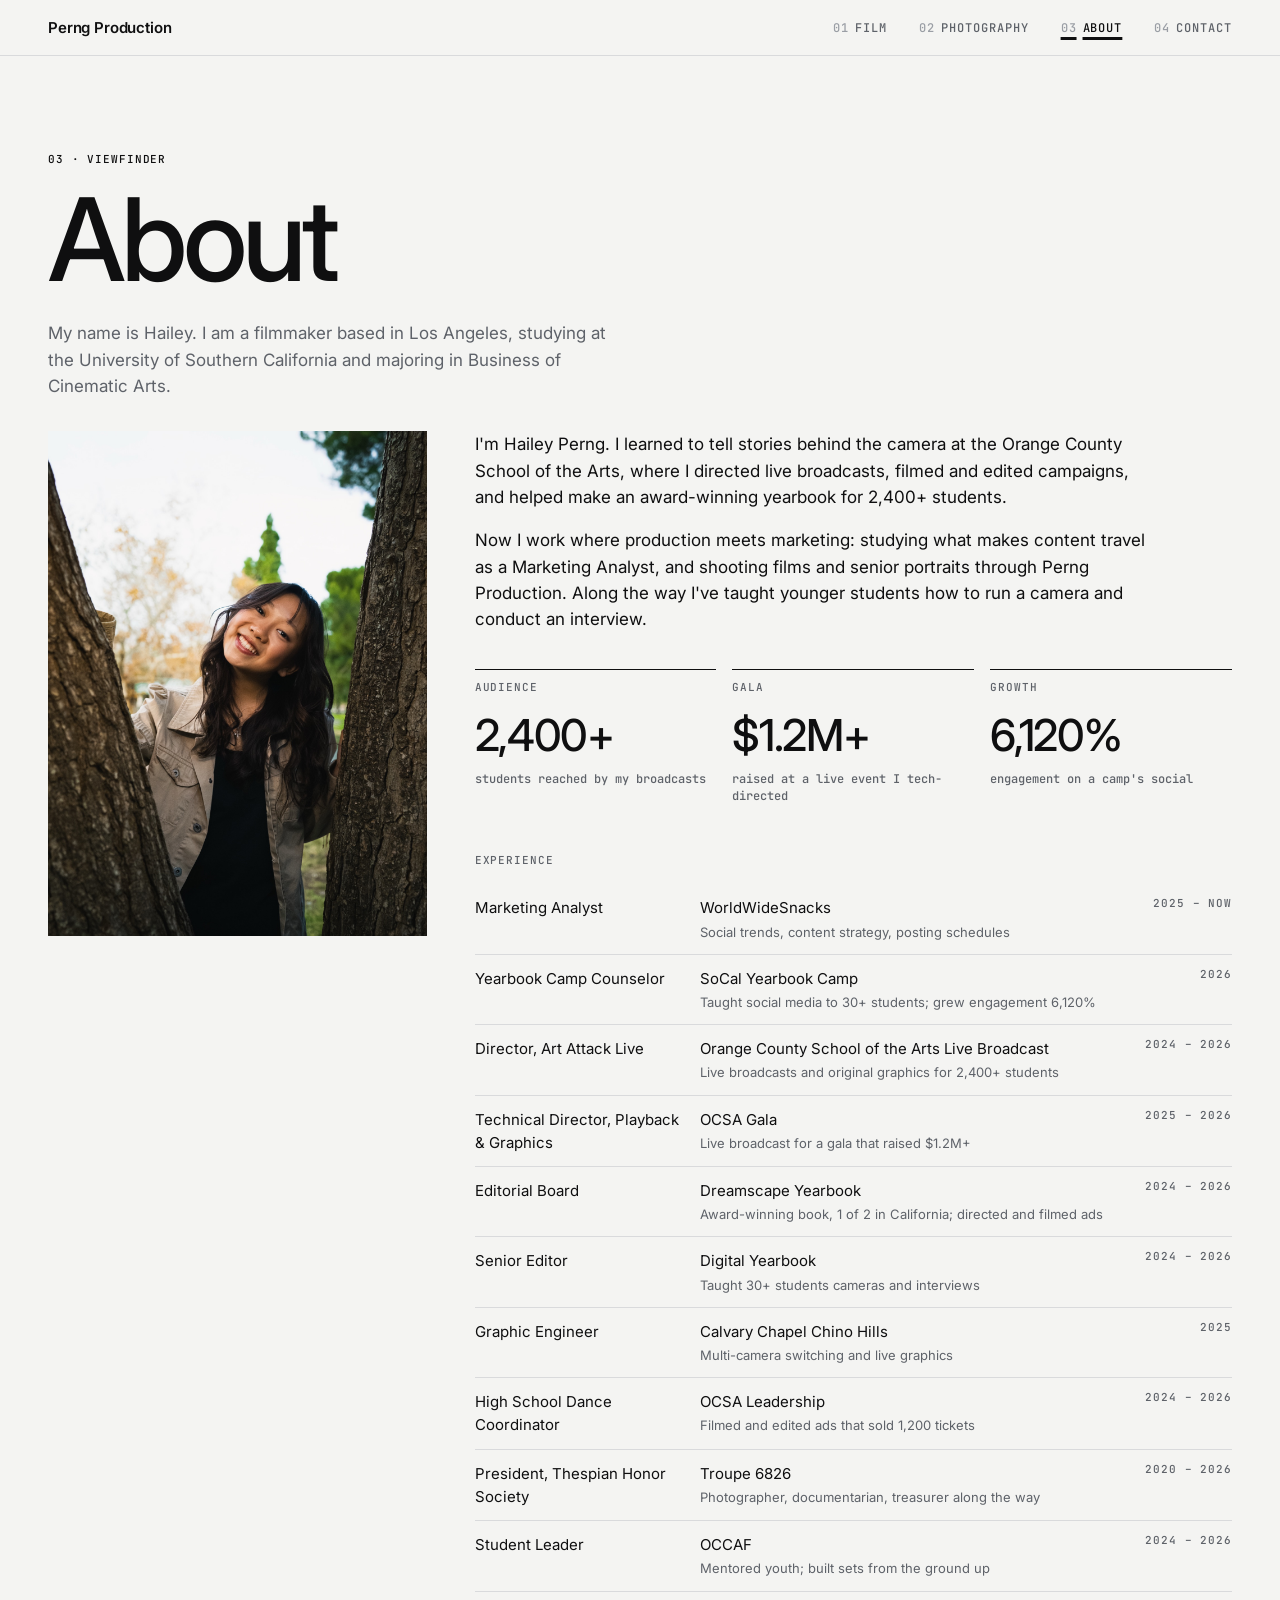
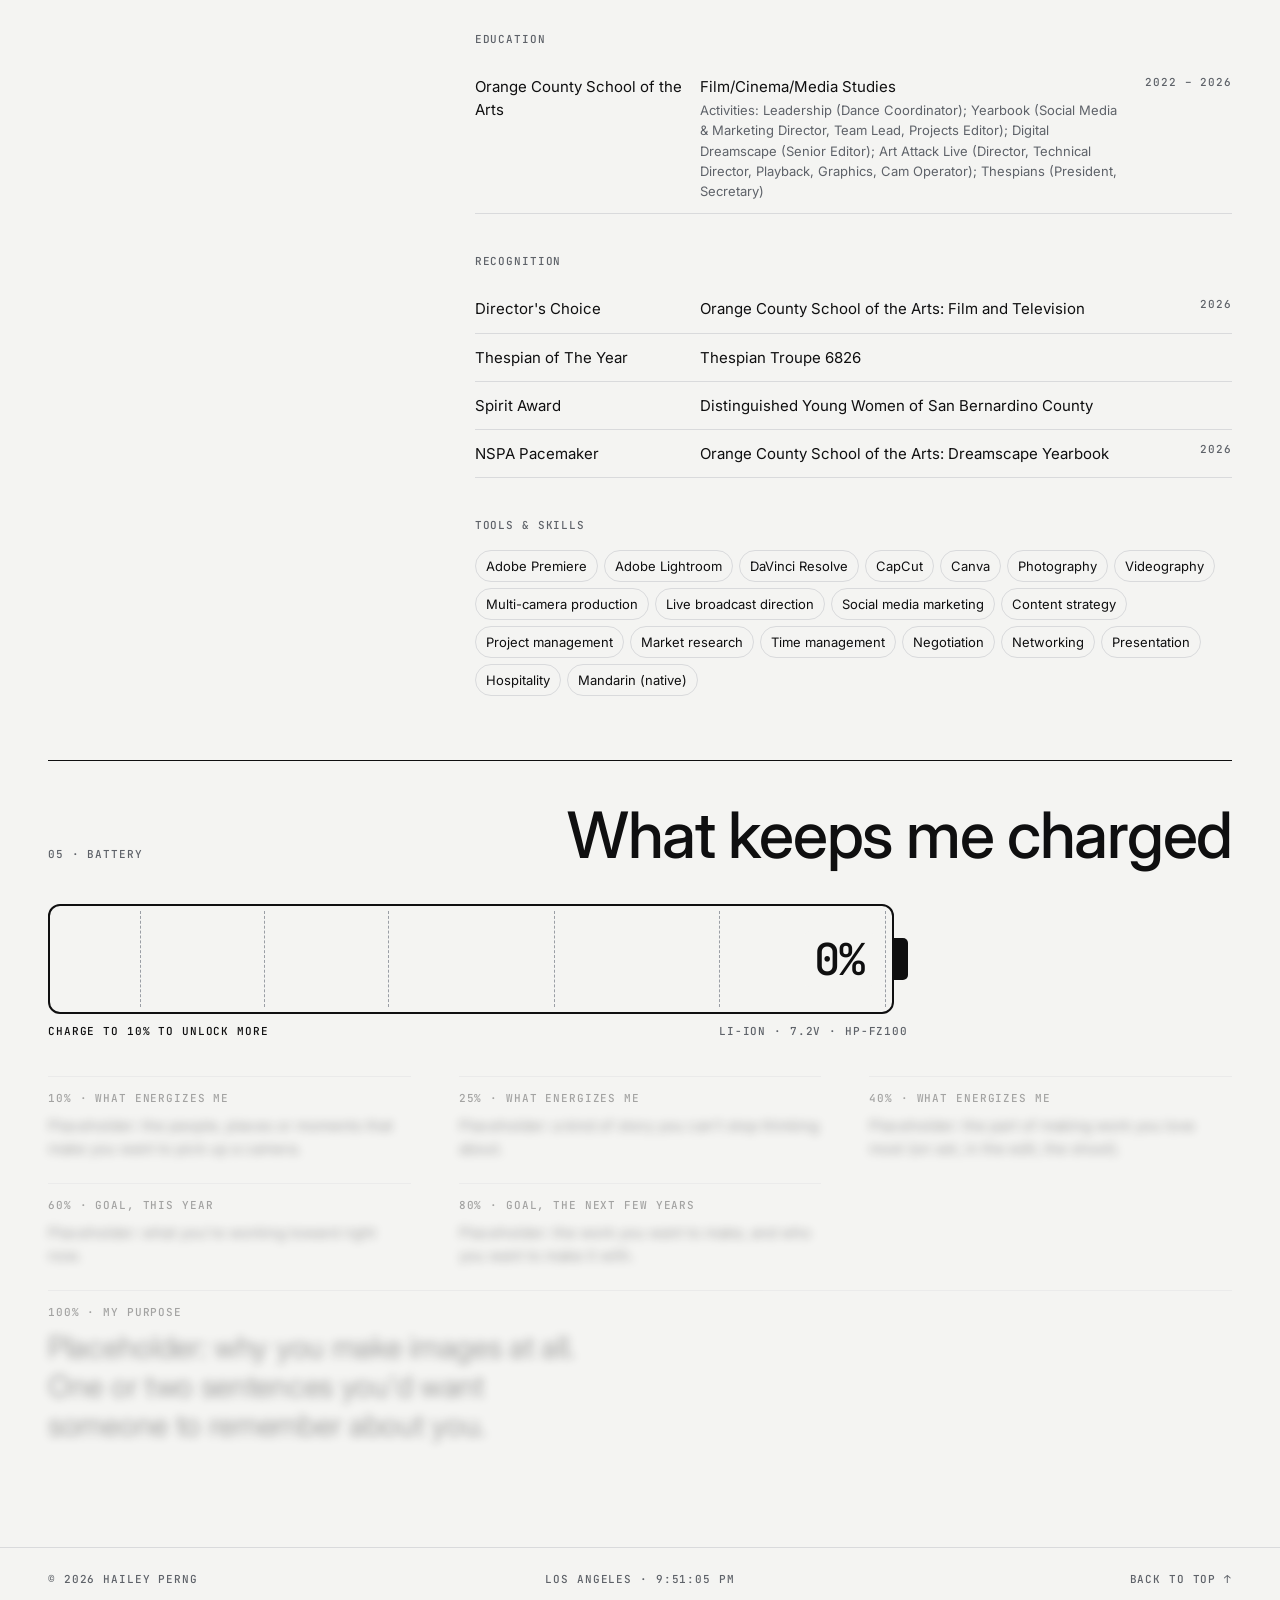
<file: about/index.html>
<!doctype html>
<html lang="en">
<head>
  <meta charset="utf-8">
  <meta name="viewport" content="width=device-width, initial-scale=1">
  <title>About — Hailey Perng</title>
  <meta name="description" content="About Hailey Perng, filmmaker and photographer.">
  <link rel="preconnect" href="https://fonts.googleapis.com">
  <link rel="preconnect" href="https://fonts.gstatic.com" crossorigin>
  <link rel="stylesheet" href="https://fonts.googleapis.com/css2?family=Inter:wght@400;500;600&family=JetBrains+Mono:wght@400;500&display=swap">
  <link rel="stylesheet" href="/css/base.css">
  <link rel="stylesheet" href="/css/components.css">
  <script type="module" src="/js/site.js"></script>
</head>
<body data-page="about" data-section="about">
  <header class="site-header" data-site-header></header>

  <main id="top">
    <section class="page-head">
      <p class="label">03 · Viewfinder</p>
      <h1>About</h1>
      <p class="page-intro">My name is Hailey. I am a filmmaker based in Los Angeles, studying at the University of Southern California and majoring in Business of Cinematic Arts.</p>
    </section>

    <div class="about-grid">
      <img class="media" src="/assets/about/hailey.jpg" alt="Hailey Perng smiling between two tree trunks" style="--ar:3/4">

      <div>
        <div class="prose">
          <p>I'm Hailey Perng. I learned to tell stories behind the camera at the Orange County School of the Arts, where I directed live broadcasts, filmed and edited campaigns, and helped make an award-winning yearbook for 2,400+ students.</p>
          <p>Now I work where production meets marketing: studying what makes content travel as a Marketing Analyst, and shooting films and senior portraits through Perng Production. Along the way I've taught younger students how to run a camera and conduct an interview.</p>
        </div>

        <dl class="about-stats">
          <div><dt class="label">Audience</dt><dd>2,400+</dd><dd class="label">students reached by my broadcasts</dd></div>
          <div><dt class="label">Gala</dt><dd>$1.2M+</dd><dd class="label">raised at a live event I tech-directed</dd></div>
          <div><dt class="label">Growth</dt><dd>6,120%</dd><dd class="label">engagement on a camp's social</dd></div>
        </dl>

        <div class="about-sections">
          <section>
            <h2 class="label section-title" style="padding:0">Experience</h2>
            <ul>
              <li class="entry"><span>Marketing Analyst</span><span>WorldWideSnacks<span class="entry-note">Social trends, content strategy, posting schedules</span></span><span class="label">2025 – Now</span></li>
              <li class="entry"><span>Yearbook Camp Counselor</span><span>SoCal Yearbook Camp<span class="entry-note">Taught social media to 30+ students; grew engagement 6,120%</span></span><span class="label">2026</span></li>
              <li class="entry"><span>Director, Art Attack Live</span><span>Orange County School of the Arts Live Broadcast<span class="entry-note">Live broadcasts and original graphics for 2,400+ students</span></span><span class="label">2024 – 2026</span></li>
              <li class="entry"><span>Technical Director, Playback &amp; Graphics</span><span>OCSA Gala<span class="entry-note">Live broadcast for a gala that raised $1.2M+</span></span><span class="label">2025 – 2026</span></li>
              <li class="entry"><span>Editorial Board</span><span>Dreamscape Yearbook<span class="entry-note">Award-winning book, 1 of 2 in California; directed and filmed ads</span></span><span class="label">2024 – 2026</span></li>
              <li class="entry"><span>Senior Editor</span><span>Digital Yearbook<span class="entry-note">Taught 30+ students cameras and interviews</span></span><span class="label">2024 – 2026</span></li>
              <li class="entry"><span>Graphic Engineer</span><span>Calvary Chapel Chino Hills<span class="entry-note">Multi-camera switching and live graphics</span></span><span class="label">2025</span></li>
              <li class="entry"><span>High School Dance Coordinator</span><span>OCSA Leadership<span class="entry-note">Filmed and edited ads that sold 1,200 tickets</span></span><span class="label">2024 – 2026</span></li>
              <li class="entry"><span>President, Thespian Honor Society</span><span>Troupe 6826<span class="entry-note">Photographer, documentarian, treasurer along the way</span></span><span class="label">2020 – 2026</span></li>
              <li class="entry"><span>Student Leader</span><span>OCCAF<span class="entry-note">Mentored youth; built sets from the ground up</span></span><span class="label">2024 – 2026</span></li>
            </ul>
          </section>

          <section>
            <h2 class="label section-title" style="padding:0">Education</h2>
            <ul>
              <li class="entry"><span>Orange County School of the Arts</span><span>Film/Cinema/Media Studies<span class="entry-note">Activities: Leadership (Dance Coordinator); Yearbook (Social Media &amp; Marketing Director, Team Lead, Projects Editor); Digital Dreamscape (Senior Editor); Art Attack Live (Director, Technical Director, Playback, Graphics, Cam Operator); Thespians (President, Secretary)</span></span><span class="label">2022 – 2026</span></li>
            </ul>
          </section>

          <section>
            <h2 class="label section-title" style="padding:0">Recognition</h2>
            <ul>
              <li class="entry"><span>Director's Choice</span><span>Orange County School of the Arts: Film and Television</span><span class="label">2026</span></li>
              <li class="entry"><span>Thespian of The Year</span><span>Thespian Troupe 6826</span><span class="label"></span></li>
              <li class="entry"><span>Spirit Award</span><span>Distinguished Young Women of San Bernardino County</span><span class="label"></span></li>
              <li class="entry"><span>NSPA Pacemaker</span><span>Orange County School of the Arts: Dreamscape Yearbook</span><span class="label">2026</span></li>
            </ul>
          </section>

          <section>
            <h2 class="label section-title" style="padding:0">Tools &amp; skills</h2>
            <ul class="about-tags">
              <li>Adobe Premiere</li><li>Adobe Lightroom</li><li>DaVinci Resolve</li><li>CapCut</li><li>Canva</li>
              <li>Photography</li><li>Videography</li><li>Multi-camera production</li><li>Live broadcast direction</li>
              <li>Social media marketing</li><li>Content strategy</li><li>Project management</li><li>Market research</li><li>Time management</li><li>Negotiation</li><li>Networking</li><li>Presentation</li><li>Hospitality</li><li>Mandarin (native)</li>
            </ul>
          </section>
        </div>
      </div>
    </div>

    <!-- Battery: what energizes me, my goal and purpose (the battery on the home camera links here) -->
    <section class="purpose" id="purpose" aria-labelledby="purpose-title">
      <div class="purpose-head">
        <p class="label">05 · Battery</p>
        <h2 id="purpose-title">What keeps me charged</h2>
      </div>

      <!-- Glide across the battery (or drag / use arrow keys) to charge it; each level unlocks more.
           Edit the text in each <li>; data-at is the charge (%) that reveals it. -->
      <div class="charge" data-charge>
        <div class="charge-cell" role="slider" tabindex="0" aria-label="Battery charge" aria-valuemin="0" aria-valuemax="100" aria-valuenow="0" aria-valuetext="0%, glide or use arrow keys to charge">
          <div class="charge-body">
            <div class="charge-fill"></div>
            <div class="charge-marks" aria-hidden="true"></div>
            <span class="charge-pct" aria-hidden="true">0%</span>
          </div>
          <div class="charge-cap"></div>
        </div>
        <div class="charge-meta">
          <p class="label" data-charge-status>Glide across the battery to charge it</p>
          <p class="label">Li-ion · 7.2V · HP-FZ100</p>
        </div>

        <ol class="charge-levels">
          <li data-at="10">
            <p class="label">10% · What energizes me</p>
            <p>Placeholder: the people, places or moments that make you want to pick up a camera.</p>
          </li>
          <li data-at="25">
            <p class="label">25% · What energizes me</p>
            <p>Placeholder: a kind of story you can't stop thinking about.</p>
          </li>
          <li data-at="40">
            <p class="label">40% · What energizes me</p>
            <p>Placeholder: the part of making work you love most (on set, in the edit, the shoot).</p>
          </li>
          <li data-at="60">
            <p class="label">60% · Goal, this year</p>
            <p>Placeholder: what you're working toward right now.</p>
          </li>
          <li data-at="80">
            <p class="label">80% · Goal, the next few years</p>
            <p>Placeholder: the work you want to make, and who you want to make it with.</p>
          </li>
          <li data-at="100">
            <p class="label">100% · My purpose</p>
            <p class="charge-purpose">Placeholder: why you make images at all. One or two sentences you'd want someone to remember about you.</p>
          </li>
        </ol>
      </div>
    </section>
  </main>

  <footer class="site-footer" data-site-footer></footer>
  <script type="module">
    import { initCharge } from "/js/charge.js";
    document.querySelectorAll("[data-charge]").forEach(initCharge);
  </script>
</body>
</html>
</file>
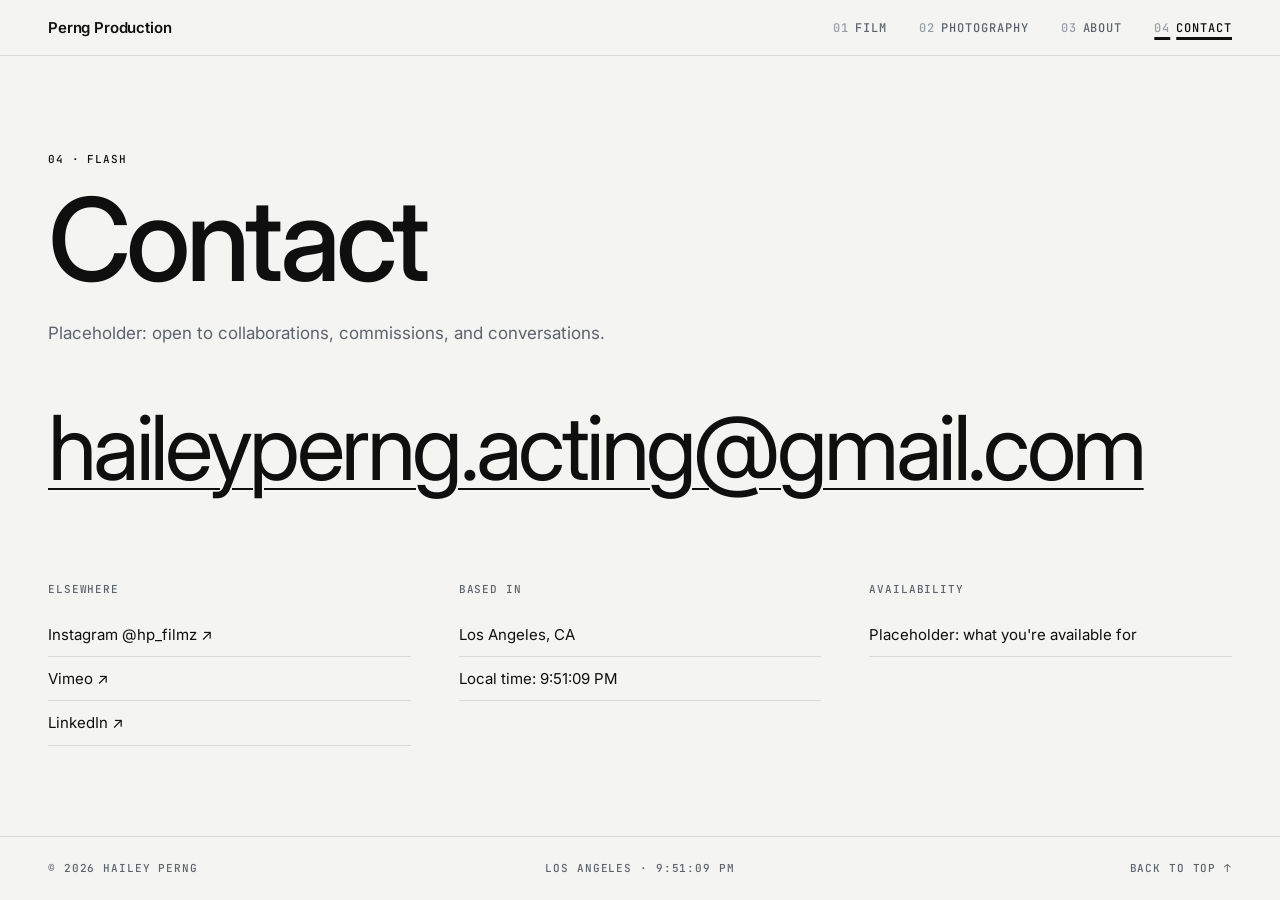
<file: contact/index.html>
<!doctype html>
<html lang="en">
<head>
  <meta charset="utf-8">
  <meta name="viewport" content="width=device-width, initial-scale=1">
  <title>Contact — Hailey Perng</title>
  <meta name="description" content="Get in touch with Hailey Perng.">
  <link rel="preconnect" href="https://fonts.googleapis.com">
  <link rel="preconnect" href="https://fonts.gstatic.com" crossorigin>
  <link rel="stylesheet" href="https://fonts.googleapis.com/css2?family=Inter:wght@400;500;600&family=JetBrains+Mono:wght@400;500&display=swap">
  <link rel="stylesheet" href="/css/base.css">
  <link rel="stylesheet" href="/css/components.css">
  <script type="module" src="/js/site.js"></script>
</head>
<body data-page="contact" data-section="contact">
  <header class="site-header" data-site-header></header>

  <main id="top">
    <section class="page-head">
      <p class="label">04 · Flash</p>
      <h1>Contact</h1>
      <p class="page-intro">Placeholder: open to collaborations, commissions, and conversations.</p>
    </section>

    <a class="contact-big" href="mailto:haileyperng.acting@gmail.com" data-cursor-label="Email">haileyperng.acting@gmail.com</a>

    <div class="contact-grid">
      <section>
        <h2 class="label section-title" style="padding:0">Elsewhere</h2>
        <ul>
          <li><a href="https://www.instagram.com/hp_filmz/" target="_blank" rel="noopener" data-cursor-label="Open">Instagram @hp_filmz ↗</a></li>
          <li><a href="#" data-cursor-label="Soon">Vimeo ↗</a></li>
          <li><a href="https://www.linkedin.com/in/hailey-perng-9141633b3/" target="_blank" rel="noopener" data-cursor-label="Open">LinkedIn ↗</a></li>
        </ul>
      </section>
      <section>
        <h2 class="label section-title" style="padding:0">Based in</h2>
        <ul>
          <li>Los Angeles, CA</li>
          <li>Local time: <time data-clock></time></li>
        </ul>
      </section>
      <section>
        <h2 class="label section-title" style="padding:0">Availability</h2>
        <ul>
          <li>Placeholder: what you're available for</li>
        </ul>
      </section>
    </div>
  </main>

  <footer class="site-footer" data-site-footer></footer>
</body>
</html>
</file>
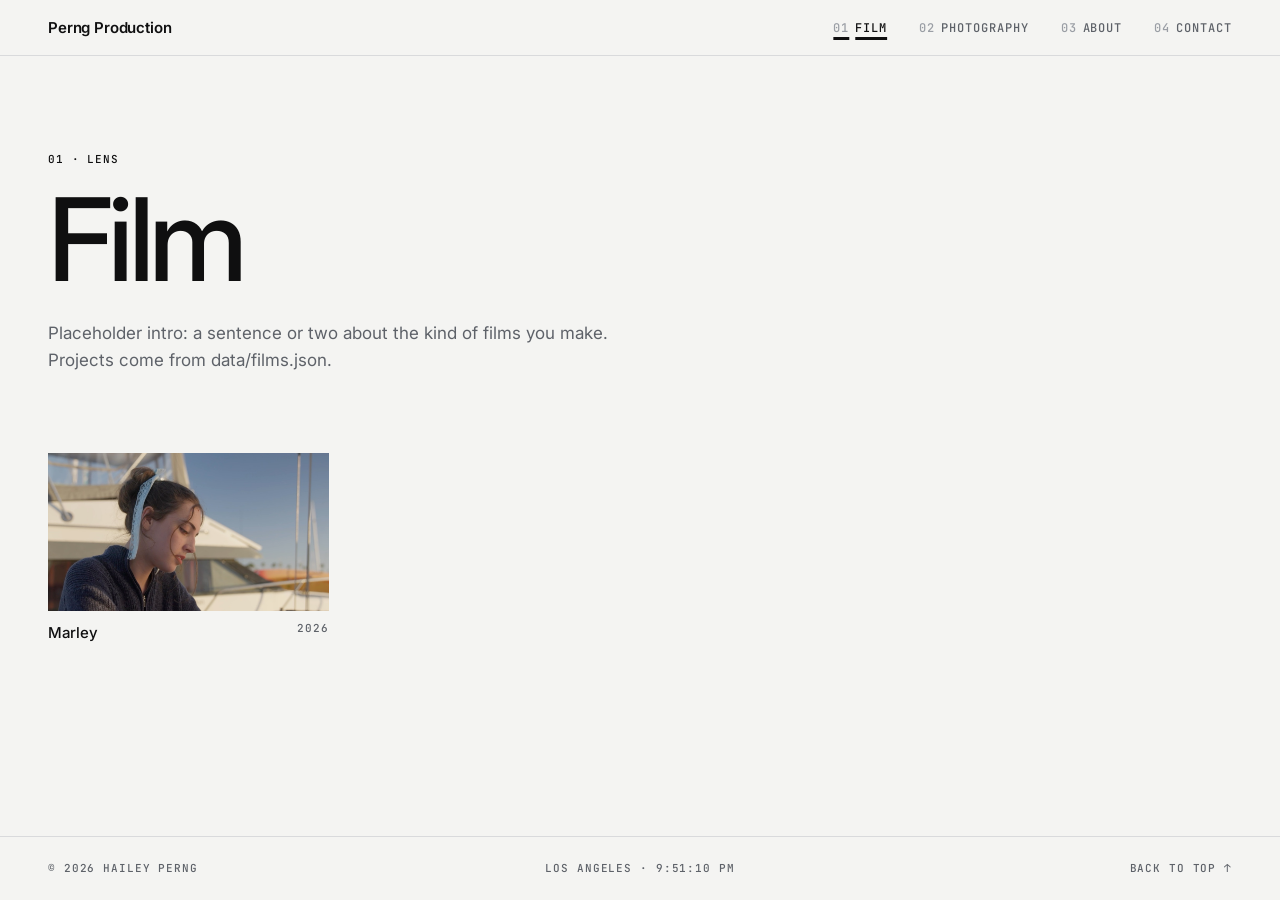
<file: film/index.html>
<!doctype html>
<html lang="en">
<head>
  <meta charset="utf-8">
  <meta name="viewport" content="width=device-width, initial-scale=1">
  <title>Film — Hailey Perng</title>
  <meta name="description" content="Film work by Hailey Perng.">
  <link rel="preconnect" href="https://fonts.googleapis.com">
  <link rel="preconnect" href="https://fonts.gstatic.com" crossorigin>
  <link rel="stylesheet" href="https://fonts.googleapis.com/css2?family=Inter:wght@400;500;600&family=JetBrains+Mono:wght@400;500&display=swap">
  <link rel="stylesheet" href="/css/base.css">
  <link rel="stylesheet" href="/css/components.css">
  <script type="module" src="/js/site.js"></script>
</head>
<body data-page="film" data-section="film">
  <header class="site-header" data-site-header></header>

  <main id="top">
    <section class="page-head">
      <p class="label">01 · Lens</p>
      <h1>Film</h1>
      <p class="page-intro">Placeholder intro: a sentence or two about the kind of films you make. Projects come from data/films.json.</p>
    </section>

    <div class="discovery-stage view-grid" data-grid></div>
  </main>

  <footer class="site-footer" data-site-footer></footer>

  <script type="module">
    import { loadJSON, esc, mediaHTML } from "/js/data.js";

    // One grid of every film, in the order listed in data/films.json
    const films = await loadJSON("/data/films.json");
    document.querySelector("[data-grid]").innerHTML = films.map((f) => `
      <a class="card" href="/film/project.html?id=${encodeURIComponent(f.id)}" data-cursor-label="Watch">
        <div class="card-media">${mediaHTML({ src: f.thumbnail, alt: f.title, aspect: f.aspect, label: f.title })}</div>
        <div class="card-info">
          <span class="card-title">${esc(f.title)}</span>
          <span class="label">${esc(f.year)}</span>
        </div>
      </a>`).join("");
  </script>
</body>
</html>
</file>
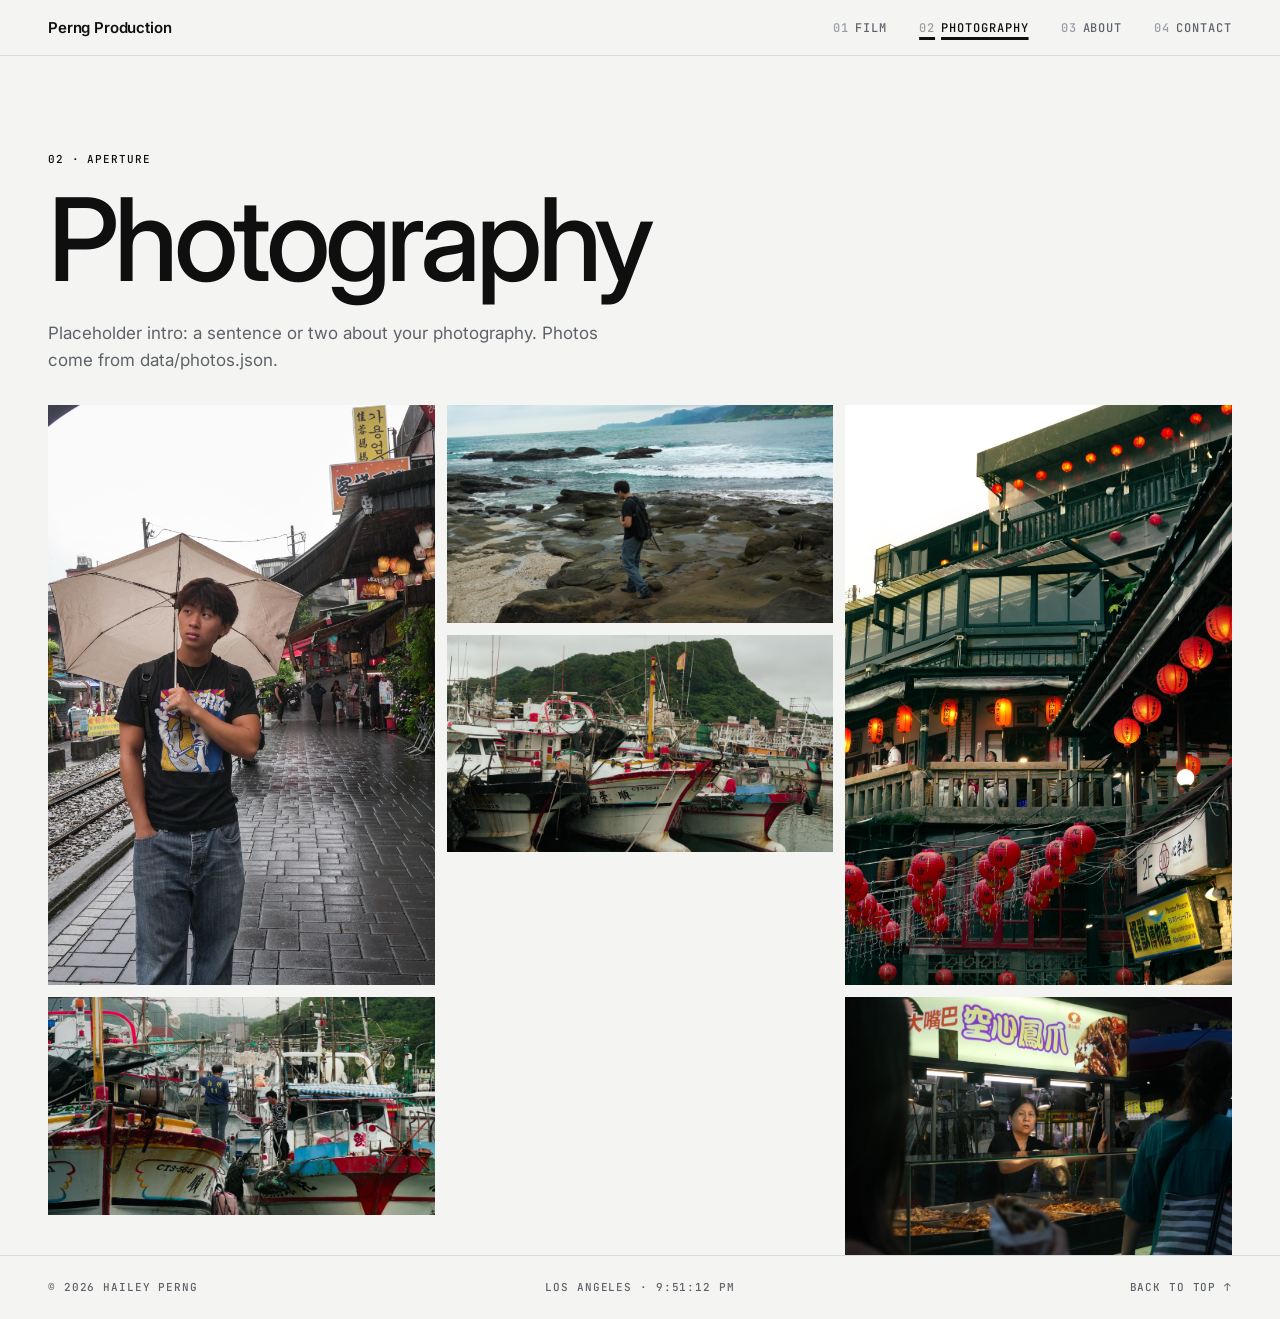
<file: photography/index.html>
<!doctype html>
<html lang="en">
<head>
  <meta charset="utf-8">
  <meta name="viewport" content="width=device-width, initial-scale=1">
  <title>Photography — Hailey Perng</title>
  <meta name="description" content="Photography by Hailey Perng.">
  <link rel="preconnect" href="https://fonts.googleapis.com">
  <link rel="preconnect" href="https://fonts.gstatic.com" crossorigin>
  <link rel="stylesheet" href="https://fonts.googleapis.com/css2?family=Inter:wght@400;500;600&family=JetBrains+Mono:wght@400;500&display=swap">
  <link rel="stylesheet" href="/css/base.css">
  <link rel="stylesheet" href="/css/components.css">
  <script type="module" src="/js/site.js"></script>
</head>
<body data-page="photography" data-section="photo">
  <header class="site-header" data-site-header></header>

  <main id="top">
    <section class="page-head">
      <p class="label">02 · Aperture</p>
      <h1>Photography</h1>
      <p class="page-intro">Placeholder intro: a sentence or two about your photography. Photos come from data/photos.json.</p>
    </section>

    <div class="masonry photo-grid" data-gallery></div>
  </main>

  <footer class="site-footer" data-site-footer></footer>

  <script type="module">
    import { loadJSON, esc, mediaHTML } from "/js/data.js";
    import { initLightbox } from "/js/lightbox.js";

    // One grid of every photo, in the order listed in data/photos.json
    const photos = await loadJSON("/data/photos.json");
    const grid = document.querySelector("[data-gallery]");
    grid.innerHTML = photos.map((p, n) => p.src
      ? `<a href="${esc(p.src)}" data-lightbox data-alt="${esc(p.alt)}" data-cursor-label="Open">${mediaHTML(p)}</a>`
      : mediaHTML({ aspect: p.aspect, label: `Photo ${n + 1}` })).join("");
    initLightbox(grid);
  </script>
</body>
</html>
</file>
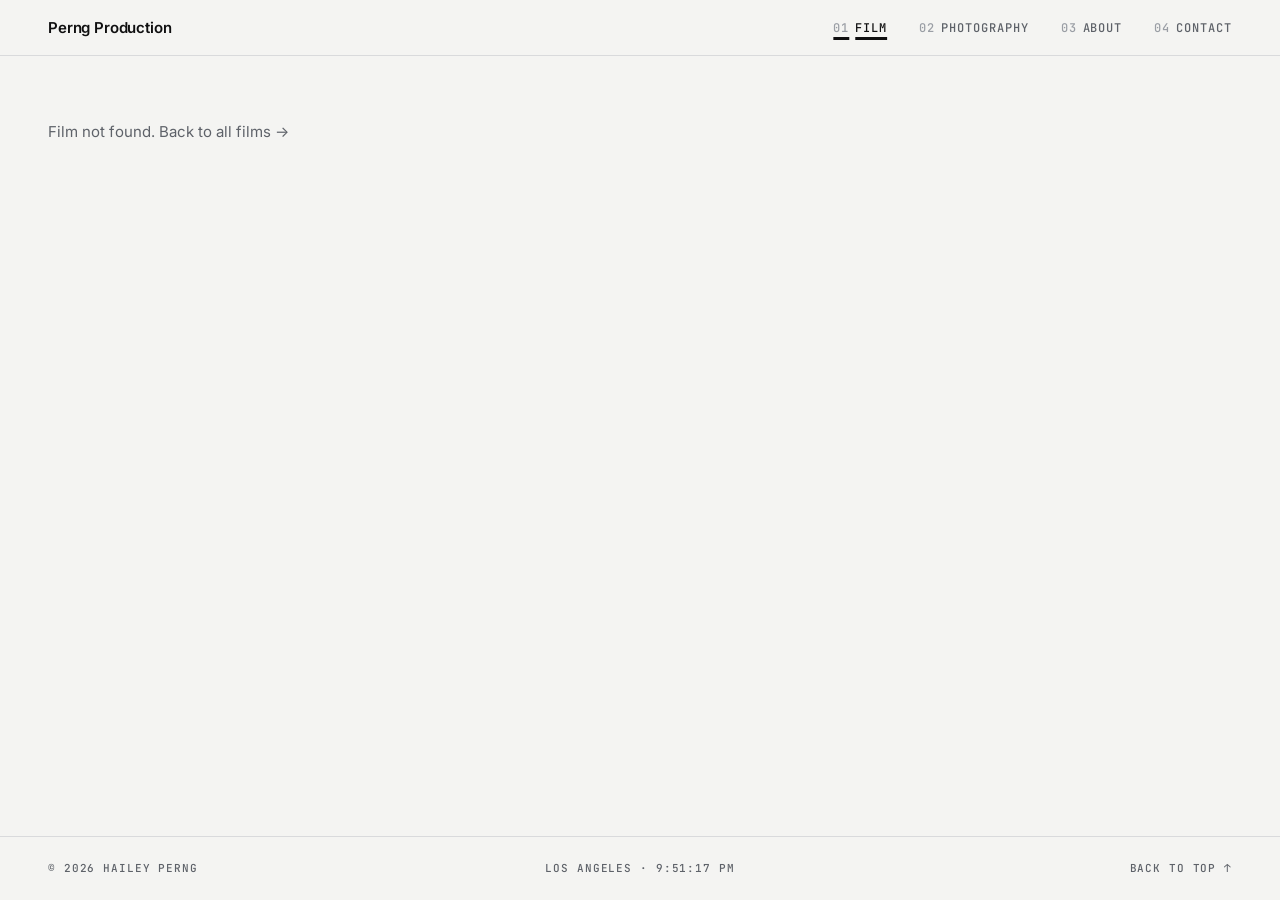
<file: film/project.html>
<!doctype html>
<html lang="en">
<head>
  <meta charset="utf-8">
  <meta name="viewport" content="width=device-width, initial-scale=1">
  <title>Film — Hailey Perng</title>
  <link rel="preconnect" href="https://fonts.googleapis.com">
  <link rel="preconnect" href="https://fonts.gstatic.com" crossorigin>
  <link rel="stylesheet" href="https://fonts.googleapis.com/css2?family=Inter:wght@400;500;600&family=JetBrains+Mono:wght@400;500&display=swap">
  <link rel="stylesheet" href="/css/base.css">
  <link rel="stylesheet" href="/css/components.css">
  <script type="module" src="/js/site.js"></script>
</head>
<body data-page="film-project" data-section="film">
  <header class="site-header" data-site-header></header>

  <!-- One template for every film. Content comes from data/films.json, picked by ?id= -->
  <main id="top" class="detail" data-detail></main>

  <footer class="site-footer" data-site-footer></footer>

  <script type="module">
    import { loadJSON, esc, mediaHTML, getParam } from "/js/data.js";

    const films = await loadJSON("/data/films.json");
    const main = document.querySelector("[data-detail]");
    const i = films.findIndex((f) => f.id === getParam("id"));

    if (i === -1) {
      main.innerHTML = `<p class="empty">Film not found. <a href="/film/">Back to all films →</a></p>`;
    } else {
      const f = films[i];
      const prev = films[(i - 1 + films.length) % films.length];
      const next = films[(i + 1) % films.length];
      document.title = `${f.title} — Hailey Perng`;

      main.innerHTML = `
        <section class="page-head">
          <p class="label"><a href="/film/">Film</a> / ${[f.type, f.year].filter(Boolean).map(esc).join(" · ")}</p>
          <h1>${esc(f.title)}</h1>
        </section>

        <div class="detail-media">
          ${f.embed
            ? `<iframe src="${esc(f.embed)}" title="${esc(f.title)}" allow="autoplay; fullscreen; picture-in-picture" allowfullscreen></iframe>`
            : `<div class="ph" style="--ar:16/9">Video coming soon</div>`}
        </div>

        <div class="detail-body${(f.synopsis || []).length ? "" : " is-single"}">
          <dl class="facts">
            ${[["Role", f.role], ["Year", f.year], ["Runtime", f.runtime], ["Logline", f.logline], ["Format", f.format], ...(f.credits || [])]
              .filter(([, v]) => v).map(([k, v]) => `<dt class="label">${esc(k)}</dt><dd>${esc(v)}</dd>`).join("")}
          </dl>
          <div class="prose">${(f.synopsis || []).map((p) => `<p>${esc(p)}</p>`).join("")}</div>
        </div>

        <h2 class="label section-title">Stills</h2>
        <div class="stills">
          ${f.stills.map((src, n) => mediaHTML({ src, alt: `${f.title} still ${n + 1}`, aspect: "16 / 9", label: `Still ${n + 1}` })).join("")}
        </div>

        ${films.length > 1 ? `<nav class="pager" aria-label="More films">
          <a href="/film/project.html?id=${encodeURIComponent(prev.id)}"><span class="label">← Previous</span>${esc(prev.title)}</a>
          <a href="/film/project.html?id=${encodeURIComponent(next.id)}"><span class="label">Next →</span>${esc(next.title)}</a>
        </nav>` : ""}`;
    }
  </script>
</body>
</html>
</file>
<file: css/base.css>
/* ==========================================================================
   Base: design tokens, reset, typography.
   Change the look of the whole site from the :root block below.
   ========================================================================== */

:root {
  /* Palette: black, white and silver */
  --white: #f4f4f2;
  --ink: #0f0f10;
  --silver-1: #e6e7e9;
  --silver-2: #c8cbcf;
  --silver-3: #9a9ea5;
  --steel: #5e6269;

  /* Roles */
  --bg: var(--white);
  --fg: var(--ink);
  --muted: var(--steel);
  --line: #d9dadc;
  --surface: var(--silver-1);
  --grid: rgba(15, 15, 16, 0.05);
  --accent: var(--ink);        /* highlight color (selected chips, cursor) */
  --on-accent: var(--white);   /* text on top of --accent */

  /* Type */
  --font-sans: "Inter", system-ui, -apple-system, sans-serif;
  --font-mono: "JetBrains Mono", ui-monospace, Menlo, monospace;

  /* Layout */
  --gutter: clamp(16px, 4vw, 48px);
  --header-h: 56px;

  /* Motion */
  --ease: cubic-bezier(0.2, 0.7, 0.2, 1);
}

/* Per-section overrides can go here, keyed by <body data-section="film|photo|about|contact"> */

*, *::before, *::after { box-sizing: border-box; }
body, h1, h2, h3, p, figure, dl, dd, ul, ol { margin: 0; }
ul, ol { list-style: none; padding: 0; }
html { -webkit-text-size-adjust: 100%; }

body {
  min-height: 100vh;
  display: flex;
  flex-direction: column;
  background: var(--bg);
  color: var(--fg);
  font: 15px/1.55 var(--font-sans);
  -webkit-font-smoothing: antialiased;
}
main { flex: 1; }

a { color: inherit; text-decoration: none; }
img { display: block; max-width: 100%; }
button { font: inherit; color: inherit; background: none; border: 0; padding: 0; cursor: pointer; }
h1, h2, h3 { font-weight: 500; letter-spacing: -0.02em; line-height: 1.05; }

:focus-visible { outline: 2px solid var(--fg); outline-offset: 3px; }

/* Small mono uppercase text used for metadata, numbering and UI */
.label {
  font: 500 11px/1.4 var(--font-mono);
  text-transform: uppercase;
  letter-spacing: 0.08em;
  color: var(--muted);
}

.visually-hidden {
  position: absolute; width: 1px; height: 1px; overflow: hidden;
  clip: rect(0 0 0 0); white-space: nowrap;
}

@media (prefers-reduced-motion: reduce) {
  *, *::before, *::after { transition-duration: 0.01ms !important; animation-duration: 0.01ms !important; }
}
</file>
<file: css/components.css>
/* ==========================================================================
   Components: shared layout pieces and page sections.
   ========================================================================== */

/* ---------- Header / nav (markup injected by js/site.js) ---------- */
.site-header {
  position: sticky; top: 0; z-index: 20;
  display: flex; align-items: center; justify-content: space-between;
  height: var(--header-h);
  padding: 0 var(--gutter);
  background: var(--bg);
  border-bottom: 1px solid var(--line);
}
.site-logo { font-weight: 600; letter-spacing: -0.01em; }
.site-nav { display: flex; gap: clamp(14px, 3vw, 32px); }
.site-nav a { font: 500 12px/1 var(--font-mono); text-transform: uppercase; letter-spacing: 0.08em; color: var(--muted); }
.site-nav a:hover, .site-nav a[aria-current="page"] { color: var(--fg); }
.site-nav a[aria-current="page"] { text-decoration: underline; text-decoration-color: var(--accent); text-decoration-thickness: 3px; text-underline-offset: 5px; }
.site-nav .nav-num { color: var(--silver-3); margin-right: 6px; }
@media (max-width: 440px) { .site-nav .nav-num { display: none; } }

/* ---------- Footer (markup injected by js/site.js) ---------- */
.site-footer {
  display: grid; grid-template-columns: repeat(3, 1fr); gap: 16px;
  padding: 24px var(--gutter);
  border-top: 1px solid var(--line);
}
.site-footer > :nth-child(2) { text-align: center; }
.site-footer > :last-child { text-align: right; }

@media (max-width: 560px) {
  .site-header { flex-wrap: wrap; height: auto; padding-block: 12px; gap: 10px; }
  .site-nav { width: 100%; justify-content: space-between; }
  .site-footer { grid-template-columns: 1fr; }
  .site-footer > * { text-align: left !important; }
}

/* ---------- Placeholder box: swap for real media later ---------- */
.ph {
  display: grid; place-items: center;
  aspect-ratio: var(--ar, 4 / 3);
  width: 100%;
  padding: 8px;
  background:
    repeating-linear-gradient(135deg, var(--line) 0 1px, transparent 1px 9px),
    linear-gradient(180deg, var(--silver-1), var(--bg));
  border: 1px solid var(--silver-2);
  border-radius: 2px;
  font: 500 10px/1.3 var(--font-mono);
  text-transform: uppercase; letter-spacing: 0.08em; text-align: center;
  color: var(--muted);
}
.media { aspect-ratio: var(--ar, 4 / 3); width: 100%; object-fit: cover; }

/* ---------- Page heading ---------- */
.page-head { padding: clamp(40px, 8vw, 96px) var(--gutter) 32px; }
.page-head h1 { font-size: clamp(44px, 9vw, 128px); letter-spacing: -0.04em; margin: 12px 0 20px; }
.page-head .label { color: var(--fg); }
.page-intro { max-width: 52ch; color: var(--muted); font-size: 17px; }

/* ---------- Home: exploded camera (js/camera.js) ---------- */
.home-intro {
  display: flex; flex-wrap: wrap; align-items: flex-end; justify-content: space-between; gap: 16px 32px;
  padding: clamp(24px, 4vw, 48px) var(--gutter) 0;
}
.home-title { font-size: clamp(48px, 9vw, 132px); line-height: 0.9; letter-spacing: -0.05em; margin-top: 10px; }
.home-title span { color: var(--silver-3); }
.home-note { max-width: 36ch; color: var(--muted); }

/* The stage reads like a technical drawing sheet: grid, title block, assembly lines */
.camera {
  position: relative;
  height: clamp(520px, 76vh, 820px);
  margin-top: 24px;
  container-type: size;
  overflow: hidden;
  border-block: 1px solid var(--line);
  background-image:
    linear-gradient(var(--grid) 1px, transparent 1px),
    linear-gradient(90deg, var(--grid) 1px, transparent 1px);
  background-size: 32px 32px;
  background-position: center center;
}
.camera-actions { position: absolute; right: var(--gutter); bottom: 16px; z-index: 50; display: flex; gap: 6px; flex-wrap: wrap; justify-content: flex-end; }
.camera-actions .chip { background: var(--bg); }
.camera-actions [hidden] { display: none; }
.camera-hint { position: absolute; left: var(--gutter); bottom: 20px; }
.camera-fig { position: absolute; left: var(--gutter); top: 16px; }
.camera-rev { position: absolute; right: var(--gutter); top: 16px; text-align: right; }

.camera > .label, .camera-loading { z-index: 3; }
.camera-loading { position: absolute; left: 50%; top: 50%; transform: translate(-50%, -50%); }

/* 3D version (js/camera3d.js) */
.camera-canvas { position: absolute; inset: 0; width: 100%; height: 100%; display: block; z-index: 1; touch-action: pan-y; }
.camera-overlay { position: absolute; inset: 0; z-index: 2; pointer-events: none; opacity: 0; transition: opacity 0.5s; }
.camera-overlay.is-visible { opacity: 1; }
.camera-leaders { position: absolute; inset: 0; width: 100%; height: 100%; overflow: visible; }
.camera-leaders polyline { fill: none; stroke: var(--ink); stroke-width: 1; }
.camera-leaders polyline.is-active { stroke-width: 2; }
.camera-leaders circle { fill: var(--bg); stroke: var(--ink); stroke-width: 1.5; }
.camera-callout {
  position: absolute; top: 0; left: 0;
  display: flex; flex-direction: column; gap: 2px;
  padding: 8px 12px;
  pointer-events: auto; white-space: nowrap;
  background: color-mix(in srgb, var(--bg) 88%, transparent);
  border: 1px solid var(--silver-2);
  backdrop-filter: blur(6px);
  transition: border-color 0.2s, background 0.2s;
}
.camera-callout strong { font-size: clamp(16px, 1.6vw, 22px); font-weight: 600; letter-spacing: -0.02em; }
.camera-callout.is-active, .camera-callout:focus-visible { border-color: var(--ink); background: var(--bg); }
@media (max-width: 700px) {
  .camera-callout { padding: 6px 8px; }
  .camera-callout .label:last-child { display: none; }
}

/* Build mode: tags on loose parts, checklist in the corner */
.camera-tag {
  position: absolute; left: 0; top: 0; pointer-events: auto; display: inline-flex; align-items: center; gap: 6px;
  padding: 4px 8px 4px 4px; border: 1px solid var(--line); background: color-mix(in srgb, var(--bg) 88%, transparent);
  backdrop-filter: blur(6px); font: 500 11px/1 var(--font-mono); text-transform: uppercase; letter-spacing: 0.06em;
  white-space: nowrap; transition: border-color 0.2s, background 0.2s;
}
.camera-tag-num { padding: 3px 4px; background: var(--silver-1); color: var(--muted); }
.camera-tag.is-next { border-color: var(--ink); }
.camera-tag.is-next .camera-tag-num { background: var(--ink); color: var(--white); }
.camera-tag.is-active, .camera-tag:hover { background: var(--ink); color: var(--white); border-color: var(--ink); }
.camera-overlay:not(.is-build) .camera-tag, .camera-overlay.is-build .camera-callout { display: none; }
.camera-tag[hidden] { display: none; }

.camera-steps {
  position: absolute; right: var(--gutter); top: 16px; z-index: 3; width: 236px; padding: 12px 14px;
  border: 1px solid var(--line); background: color-mix(in srgb, var(--bg) 90%, transparent); backdrop-filter: blur(6px);
  display: none;
}
.camera.is-building .camera-steps { display: block; }
.camera.is-building .camera-rev, .camera.is-building .camera-hint { display: none; }
.camera-steps ol { margin: 10px 0; display: grid; gap: 4px; }
.camera-steps li { display: grid; grid-template-columns: 26px 1fr auto; align-items: baseline; font-size: 13px; color: var(--muted); }
.camera-steps li span { font: 500 11px var(--font-mono); }
.camera-steps li em { font: 400 10px var(--font-mono); font-style: normal; text-transform: uppercase; color: var(--silver-3); }
.camera-steps li.is-next { color: var(--fg); font-weight: 500; }
.camera-steps li.is-done { color: var(--silver-3); text-decoration: line-through; }
.camera-steps li.is-done span { color: var(--fg); text-decoration: none; }
.camera-steps-next { color: var(--fg); }
@media (max-width: 700px) {
  .camera-steps { left: var(--gutter); right: var(--gutter); width: auto; top: 44px; padding: 8px 12px; }
  .camera-steps ol { display: none; }
  .camera-steps p { display: inline; margin-right: 12px; }
  .camera-tag { font-size: 10px; }
}

.camera-done {
  position: absolute; left: 50%; top: 18px; z-index: 4; translate: -50% -8px; opacity: 0; pointer-events: none;
  padding: 8px 14px; background: var(--ink); color: var(--white); font: 500 12px var(--font-mono); text-transform: uppercase; letter-spacing: 0.06em;
  transition: opacity 0.4s, translate 0.4s; white-space: nowrap;
}
.camera-done button { text-decoration: underline; text-underline-offset: 3px; text-transform: inherit; letter-spacing: inherit; font: inherit; }
.camera.is-complete .camera-done { opacity: 1; translate: -50% 0; pointer-events: auto; }

/* Assembly lines from the body to each part (2D fallback, js/camera.js) */
.camera-lines { position: absolute; inset: 0; width: 100%; height: 100%; pointer-events: none; z-index: 0; opacity: 0; transition: opacity 0.6s; }
.camera.is-exploded .camera-lines { opacity: 1; transition-delay: 1s; }
.camera-lines line { stroke: var(--silver-3); stroke-width: 1; stroke-dasharray: 10 4 2 4; vector-effect: non-scaling-stroke; }
.camera-lines .axis { stroke: var(--silver-2); stroke-dasharray: 2 6; }
.camera-lines circle { fill: var(--bg); stroke: var(--steel); stroke-width: 1; vector-effect: non-scaling-stroke; }

/* Every part sits at the center, then moves from its assembled spot (--ax, --ay)
   to its exploded spot (--x, --y) as --t goes 0 → 1. */
.part {
  --u: min(1cqw, 1.75cqh);
  --t: 0;
  position: absolute; left: 50%; top: 50%;
  width: calc(var(--w) * var(--u));
  z-index: var(--z, 1);
  transform:
    translate(-50%, -50%)
    translate(
      calc(var(--ax, 0) * var(--u) + (var(--x) - var(--ax, 0) * var(--u)) * var(--t)),
      calc(var(--ay, 0) * var(--u) + (var(--y) - var(--ay, 0) * var(--u)) * var(--t))
    )
    rotate(calc(var(--r, 0deg) * var(--t)));
  transition: transform 1.3s var(--ease) calc(var(--i, 0) * 60ms);
}
.camera.is-exploded .part { --t: 1; }

/* Cursor parallax: --depth sets how far each part drifts */
.part-inner {
  display: flex; flex-direction: column; align-items: center;
  transform: translate(
    calc((var(--mx, 0.5) - 0.5) * var(--depth, 30) * -1px * var(--t)),
    calc((var(--my, 0.5) - 0.5) * var(--depth, 30) * -1px * var(--t))
  );
  transition: transform 0.6s var(--ease);
}
.part svg { display: block; width: 100%; height: auto; overflow: visible; transition: transform 0.4s var(--ease); }
a.part:hover svg, a.part:focus-visible svg, .part--body:hover svg { transform: scale(1.07) rotate(-3deg); }

.part-caption {
  display: flex; flex-direction: column; align-items: center; gap: 2px;
  margin-top: 10px; white-space: nowrap; text-align: center;
  rotate: calc(var(--r, 0deg) * var(--t) * -1); /* keep text upright */
  opacity: 0; transform: translateY(-8px);
  transition: opacity 0.4s, transform 0.4s var(--ease);
}
.camera.is-exploded .part-caption { opacity: 1; transform: none; transition-delay: 0.9s; }
.part-caption strong { font-size: clamp(16px, 1.8vw, 24px); font-weight: 600; letter-spacing: -0.02em; }
a.part:hover .part-caption strong { text-decoration: underline; text-decoration-thickness: 3px; text-underline-offset: 4px; }

/* Spinning bits: gears always turn; lens ring and aperture blades turn on hover */
.spin, .spin-hover { transform-box: fill-box; transform-origin: center; }
.spin { animation: spin var(--speed, 12s) linear infinite; }
.spin-rev { animation-direction: reverse; }
.spin-hover { animation: spin 3s linear infinite paused; }
a.part:hover .spin-hover, a.part:focus-visible .spin-hover { animation-play-state: running; }
@keyframes spin { to { transform: rotate(360deg); } }
@media (prefers-reduced-motion: reduce) { .spin, .spin-hover { animation: none; } }

/* Part sizes (--w, in --u units), assembled spots (--ax/--ay) and exploded spots (--x/--y) */
.part--body       { --w: 30; --z: 3;                     --x: 0cqw;   --y: 0cqh;   --depth: 12; }
.part--lens       { --w: 15; --z: 6; --ax: 0;   --ay: 2;   --x: -30cqw; --y: 9cqh;   --r: -8deg; --depth: 40; }
.part--aperture   { --w: 13; --z: 5; --ax: 0;   --ay: 2;   --x: 31cqw;  --y: 11cqh;  --r: 10deg; --depth: 50; }
.part--viewfinder { --w: 11; --z: 4; --ax: 0;   --ay: -11; --x: -4cqw;  --y: -32cqh; --r: -6deg; --depth: 30; }
.part--flash      { --w: 8;  --z: 4; --ax: 9;   --ay: -12; --x: 24cqw;  --y: -29cqh; --r: 12deg; --depth: 60; }
.part--gear-a     { --w: 9;  --z: 1; --ax: -5;  --ay: 0;   --x: -17cqw; --y: -27cqh; --depth: 70; }
.part--gear-b     { --w: 7;  --z: 1; --ax: 5;   --ay: 2;   --x: 14cqw;  --y: 33cqh;  --depth: 80; }
.part--gear-c     { --w: 5;  --z: 1; --ax: 8;   --ay: -3;  --x: -40cqw; --y: -28cqh; --depth: 90; }
.part--roll       { --w: 9;  --z: 1; --ax: -8;  --ay: 1;   --x: -12cqw; --y: 35cqh;  --r: -18deg; --depth: 55; }
.part--screw-a    { --w: 2;  --z: 1; --ax: 12;  --ay: 6;   --x: 41cqw;  --y: -10cqh; --depth: 100; }
.part--screw-b    { --w: 2;  --z: 1; --ax: -12; --ay: 6;   --x: -44cqw; --y: 34cqh;  --depth: 100; }

@media (max-width: 700px) {
  .camera { height: clamp(560px, 150vw, 760px); }
  .part--body       { --w: 44; }
  .part--lens       { --w: 30; --ax: 0;   --ay: 3;   --x: -24cqw; --y: 25cqh; }
  .part--aperture   { --w: 26; --ax: 0;   --ay: 3;   --x: 25cqw;  --y: 21cqh; }
  .part--viewfinder { --w: 22; --ax: 0;   --ay: -16; --x: -22cqw; --y: -32cqh; }
  .part--flash      { --w: 17; --ax: 13;  --ay: -17; --x: 24cqw;  --y: -31cqh; }
  .part--gear-a     { --w: 16; --ax: -8;  --x: 36cqw;  --y: -4cqh; }
  .part--gear-b     { --w: 12; --ax: 8;   --x: 2cqw;   --y: 39cqh; }
  .part--gear-c     { --w: 10; --ax: 10;  --x: -38cqw; --y: 3cqh; }
  .part--roll       { --w: 16; --ax: -10; --x: -28cqw; --y: -13cqh; }
  .part--screw-a    { --w: 4;  --x: 40cqw;  --y: 37cqh; }
  .part--screw-b    { --w: 4;  --x: -41cqw; --y: 13cqh; }
  .camera-hint, .camera-rev { display: none; }
}

/* ---------- Discovery: filter + view switcher for collections ---------- */
.discovery-controls {
  position: sticky; top: var(--header-h); z-index: 10;
  display: flex; flex-wrap: wrap; align-items: center; justify-content: space-between; gap: 12px 24px;
  padding: 12px var(--gutter);
  background: var(--bg);
  border-block: 1px solid var(--line);
}
.seg { display: flex; flex-wrap: wrap; align-items: center; gap: 6px; }
.chip {
  padding: 6px 11px;
  border: 1px solid var(--line); border-radius: 999px;
  font: 500 11px/1 var(--font-mono); text-transform: uppercase; letter-spacing: 0.06em;
  transition: background 0.2s, color 0.2s, border-color 0.2s;
}
.chip:hover { border-color: var(--fg); }
.chip[aria-pressed="true"] { background: var(--accent); color: var(--on-accent); border-color: var(--accent); }
@media (max-width: 560px) { .discovery-controls { position: static; } }

.discovery-stage { padding: var(--gutter); }

/* Grid view */
.view-grid { display: grid; grid-template-columns: repeat(auto-fill, minmax(min(100%, 280px), 1fr)); gap: 40px 20px; align-items: start; }
.card { display: block; }
.card-media { overflow: hidden; }
.card-media > * { transition: transform 0.5s var(--ease); }
.card:hover .card-media > * { transform: scale(1.03); }
.card-info { display: flex; justify-content: space-between; gap: 12px; margin-top: 10px; }
.card-title { font-weight: 500; }

/* List view */
.view-list { padding-top: 0; }
.row {
  display: grid; grid-template-columns: 3rem 1fr auto 4rem; align-items: baseline; gap: 16px;
  padding: 18px 0; border-bottom: 1px solid var(--line);
  transition: padding 0.3s var(--ease);
}
.row:hover { padding-left: 12px; background: color-mix(in srgb, var(--accent) 12%, transparent); }
.row-title { font-size: clamp(20px, 3vw, 36px); letter-spacing: -0.02em; }
.row > :last-child { text-align: right; }
@media (max-width: 560px) { .row { grid-template-columns: 2rem 1fr auto; } .row-meta { display: none; } }
.list-preview {
  position: fixed; top: 0; left: 0; z-index: 30;
  width: 240px; pointer-events: none;
  opacity: 0; transition: opacity 0.2s;
}
.list-preview.is-visible { opacity: 1; }

/* Explore (scatter) view: drag items around */
.view-scatter { position: relative; height: max(80vh, 640px); margin: var(--gutter); padding: 0; overflow: hidden; border: 1px dashed var(--line); }
.scatter-item { position: absolute; width: clamp(130px, 17vw, 230px); touch-action: none; user-select: none; -webkit-user-drag: none; }
.scatter-item.is-dragging { z-index: 999 !important; }
.scatter-item .card-info { margin-top: 6px; }
.scatter-hint { position: absolute; bottom: 12px; left: 12px; }

/* ---------- Detail pages (film project / photo series) ---------- */
.detail { padding-bottom: 64px; }
.detail-media { padding: 0 var(--gutter); }
.detail-media iframe { display: block; width: 100%; aspect-ratio: 16 / 9; border: 0; }
.detail-body { display: grid; grid-template-columns: minmax(200px, 1fr) 2fr; gap: 40px var(--gutter); padding: 48px var(--gutter); }
.detail-body.is-single { grid-template-columns: minmax(0, 1fr); }
.facts { display: grid; grid-template-columns: auto 1fr; gap: 10px 20px; align-content: start; }
.facts dd { font-size: 14px; }
.prose { max-width: 62ch; font-size: 17px; }
.prose p + p { margin-top: 1em; }
.section-title { padding: 0 var(--gutter); margin-bottom: 16px; }
.stills { display: grid; grid-template-columns: repeat(auto-fill, minmax(min(100%, 260px), 1fr)); gap: 16px; padding: 0 var(--gutter); }
.masonry { columns: 3 260px; column-gap: 16px; padding: 0 var(--gutter); }
.masonry > * { break-inside: avoid; margin-bottom: 16px; display: block; }
.photo-grid { columns: 3 160px; column-gap: 12px; }
.photo-grid > * { margin-bottom: 12px; }
.pager { display: flex; justify-content: space-between; gap: 16px; margin-top: 64px; padding: 24px var(--gutter) 0; border-top: 1px solid var(--line); }
.pager a { display: flex; flex-direction: column; gap: 4px; font-size: 20px; }
.pager a:last-child { text-align: right; }
@media (max-width: 700px) { .detail-body { grid-template-columns: 1fr; } }

/* ---------- About ---------- */
.about-grid { display: grid; grid-template-columns: minmax(0, 1fr) minmax(0, 2fr); align-items: start; gap: 40px var(--gutter); padding: 0 var(--gutter) 64px; }
.about-sections { display: grid; gap: 40px; margin-top: 48px; }
.entry > .label { text-align: right; }
.entry-note { display: block; margin-top: 2px; font-size: 13px; color: var(--muted); }
.about-stats { display: grid; grid-template-columns: repeat(3, 1fr); gap: 16px; margin-top: 36px; }
.about-stats > div { border-top: 1px solid var(--fg); padding-top: 10px; }
.about-stats dd:nth-of-type(1) { font-size: clamp(28px, 3.6vw, 44px); font-weight: 500; letter-spacing: -0.03em; margin: 6px 0 2px; }
.about-stats dd.label { color: var(--muted); text-transform: none; letter-spacing: 0; font-size: 12px; }
.about-tags { display: flex; flex-wrap: wrap; gap: 6px; margin-top: 12px; }
.about-tags li { padding: 5px 10px; border: 1px solid var(--line); border-radius: 999px; font-size: 13px; }
.entry { display: grid; grid-template-columns: minmax(0, 1fr) minmax(0, 2fr) 96px; gap: 16px; padding: 12px 0; border-bottom: 1px solid var(--line); }
/* Purpose ("battery") block */
.purpose { margin: 0 var(--gutter) 80px; padding-top: 40px; border-top: 1px solid var(--fg); scroll-margin-top: calc(var(--header-h) + 16px); }
.purpose-head { display: flex; flex-wrap: wrap; justify-content: space-between; align-items: baseline; gap: 12px; }
.purpose-head h2 { font-size: clamp(32px, 5vw, 64px); }
/* Interactive battery (js/charge.js) */
.charge { margin-top: 36px; }
.charge-cell { display: flex; align-items: center; max-width: 860px; outline-offset: 6px; cursor: ew-resize; touch-action: pan-y; user-select: none; }
.charge-body { position: relative; flex: 1; height: 110px; border: 2px solid var(--fg); border-radius: 12px; padding: 7px; overflow: hidden; }
.charge-fill {
  position: absolute; left: 7px; top: 7px; bottom: 7px; width: calc((100% - 14px) * var(--pct, 0) / 100);
  border-radius: 5px; background: var(--fg); transition: width 0.12s linear;
}
/* cut the fill into 20 cells */
.charge-body::after { content: ""; position: absolute; inset: 7px; pointer-events: none; background: repeating-linear-gradient(90deg, transparent 0 calc(5% - 3px), var(--bg) calc(5% - 3px) 5%); }
.charge-marks { position: absolute; inset: 7px; pointer-events: none; }
.charge-marks { z-index: 1; }
.charge-marks span { position: absolute; top: -2px; bottom: -2px; width: 0; border-left: 1px dashed var(--silver-3); }
.charge-marks span.is-on { opacity: 0; }
.charge-pct {
  position: absolute; right: 18px; top: 50%; translate: 0 -50%; font: 500 clamp(28px, 4vw, 44px)/1 var(--font-mono); letter-spacing: -0.02em;
  z-index: 2; padding: 6px 10px; border-radius: 6px; background: var(--bg); color: var(--fg); pointer-events: none;
}
.charge-cap { flex: none; width: 14px; height: 42px; background: var(--fg); border-radius: 0 5px 5px 0; }
.charge-meta { display: flex; justify-content: space-between; gap: 12px; max-width: 860px; margin-top: 10px; }
.charge-meta [data-charge-status] { color: var(--fg); }
.charge.is-full .charge-body { box-shadow: 0 0 0 4px var(--silver-1), 0 0 30px rgba(15, 15, 16, 0.15); }

.charge-levels { display: grid; grid-template-columns: repeat(3, 1fr); gap: 0 var(--gutter); margin-top: 36px; }
.charge-levels li { border-top: 1px solid var(--line); padding: 14px 0 22px; transition: opacity 0.4s, transform 0.4s var(--ease), border-color 0.4s; }
.charge-levels li .label { margin-bottom: 8px; color: var(--fg); }
.charge-levels li:last-child { grid-column: 1 / -1; }
.charge-purpose { font-size: clamp(20px, 2.6vw, 30px); line-height: 1.3; letter-spacing: -0.01em; max-width: 30ch; }
/* Before a level is reached: a faint locked row */
.charge.is-interactive li:not(.is-on) { opacity: 0.35; }
.charge.is-interactive li:not(.is-on) > p:not(.label) { filter: blur(5px); user-select: none; }
.charge.is-interactive li.is-on { border-color: var(--fg); }
.charge.is-interactive li.is-new { animation: charge-in 0.5s var(--ease); }
@keyframes charge-in { from { transform: translateY(8px); opacity: 0.35; } }
@media (max-width: 700px) {
  .charge-body { height: 80px; }
  .charge-levels { grid-template-columns: 1fr; }
  .charge-meta p:last-child { display: none; }
}
@media (prefers-reduced-motion: reduce) { .charge-fill { transition: none; } .charge.is-interactive li.is-new { animation: none; } }
@media (max-width: 700px) { .about-stats { grid-template-columns: 1fr; } .about-grid { grid-template-columns: 1fr; } .entry { grid-template-columns: 1fr auto; } .entry > :nth-child(2) { grid-row: 2; grid-column: 1 / -1; color: var(--muted); } }

/* ---------- Contact ---------- */
.contact-big { display: inline-block; padding: 0 var(--gutter); font-size: clamp(32px, 7vw, 96px); letter-spacing: -0.04em; text-decoration: underline; text-decoration-thickness: 2px; text-underline-offset: 8px; word-break: break-word; }
.contact-grid { display: grid; grid-template-columns: repeat(auto-fit, minmax(220px, 1fr)); gap: 32px var(--gutter); padding: 64px var(--gutter); }
.contact-grid li { padding: 10px 0; border-bottom: 1px solid var(--line); }

/* ---------- Custom cursor (js/cursor.js) ---------- */
.has-custom-cursor, .has-custom-cursor * { cursor: none !important; }
.cursor-dot, .cursor-ring { position: fixed; top: 0; left: 0; z-index: 1000; pointer-events: none; transition: opacity 0.2s; }
/* Crosshair dot */
.cursor-dot {
  width: 15px; height: 15px; margin: -7px 0 0 -7px;
  background:
    linear-gradient(var(--fg), var(--fg)) center / 1px 100% no-repeat,
    linear-gradient(var(--fg), var(--fg)) center / 100% 1px no-repeat;
}
.cursor-ring::before {
  content: ""; position: absolute; left: -16px; top: -16px; width: 32px; height: 32px;
  border: 1px solid var(--accent); border-radius: 50%;
  transition: transform 0.3s var(--ease), background 0.3s;
}
.cursor-ring.is-hover::before { transform: scale(1.5); background: color-mix(in srgb, var(--accent) 20%, transparent); }
.cursor-ring.has-label::before { transform: scale(2.6); background: var(--accent); }
.cursor-label {
  position: absolute; transform: translate(-50%, -50%);
  font: 500 10px/1 var(--font-mono); text-transform: uppercase; letter-spacing: 0.08em; white-space: nowrap;
  color: var(--on-accent); opacity: 0; transition: opacity 0.2s;
}
.cursor-ring.has-label .cursor-label { opacity: 1; }
.cursor-out .cursor-dot, .cursor-out .cursor-ring { opacity: 0; }

/* ---------- Lightbox (js/lightbox.js) ---------- */
.lightbox { position: fixed; inset: 0; z-index: 900; display: grid; place-items: center; padding: 48px var(--gutter); background: rgba(20, 20, 20, 0.94); }
.lightbox[hidden] { display: none; }
.lightbox img { max-width: 100%; max-height: 85vh; object-fit: contain; }
.lightbox-close { position: absolute; top: 16px; right: var(--gutter); color: #fff; }

/* ---------- Misc ---------- */
.empty { padding: 64px var(--gutter); color: var(--muted); }

/* ---------- Photo Booth (js/photobooth.js) ---------- */
html.booth-open { overflow: hidden; }
.booth { position: fixed; inset: 0; z-index: 950; display: grid; place-items: center; padding: 24px; }
.booth[hidden] { display: none; }
.booth-backdrop { position: absolute; inset: 0; background: rgba(10, 10, 11, 0.72); backdrop-filter: blur(8px); opacity: 0; transition: opacity 0.25s; }
.booth-window {
  position: relative; width: min(1040px, 100%); height: min(860px, calc(100vh - 48px)); display: flex; flex-direction: column;
  background: #1d1d1f; color: #e8e8ea; border-radius: 12px; overflow: hidden;
  box-shadow: 0 30px 80px rgba(0, 0, 0, 0.5), 0 0 0 1px rgba(255, 255, 255, 0.08) inset;
  opacity: 0; transform: scale(0.96) translateY(10px); transition: opacity 0.25s, transform 0.35s var(--ease);
}
.booth.is-open .booth-backdrop { opacity: 1; }
.booth.is-open .booth-window { opacity: 1; transform: none; }

.booth-titlebar { flex: none; display: grid; grid-template-columns: 1fr auto 1fr; align-items: center; height: 38px; padding: 0 12px; background: #2a2a2c; border-bottom: 1px solid #111; }
.booth-lights { display: flex; gap: 8px; }
.booth-light { width: 12px; height: 12px; border-radius: 50%; background: #4a4a4d; }
.booth-light.is-close { background: #ff5f57; }
.booth-light.is-close:hover { box-shadow: inset 0 0 0 3px #a32a24; }
.booth-lights span:nth-child(2) { background: #febc2e; }
.booth-lights span:nth-child(3) { background: #28c840; }
.booth-title { font: 600 13px var(--font-sans); letter-spacing: 0; color: #d0d0d3; }
.booth-book { justify-self: end; font: 500 11px var(--font-mono); text-transform: uppercase; letter-spacing: 0.06em; color: #d0d0d3; padding: 5px 10px; border: 1px solid #47474a; border-radius: 6px; }
.booth-book:hover { background: #e8e8ea; color: #111; }

.booth-scroll { flex: 1; min-height: 0; overflow-y: auto; overscroll-behavior: contain; }

/* Shooting area: viewfinder + shutter on the left, film camera on the right */
.booth-shoot { display: grid; grid-template-columns: minmax(0, 1.1fr) minmax(0, 1fr); gap: 24px; padding: 28px; align-items: center; }
.booth-cam { background: #111113; border-radius: 10px; padding: 14px 14px 0; box-shadow: 0 0 0 1px #2c2c2f inset; }
.booth-finder { position: relative; aspect-ratio: 3 / 2; border-radius: 4px; overflow: hidden; background: #000; }
.booth-view { position: absolute; inset: 0; width: 100%; height: 100%; }
.booth-message { position: absolute; inset: 0; display: grid; place-content: center; justify-items: center; gap: 14px; padding: 24px; text-align: center; background: #111; color: #b9b9bd; }
.booth-message[hidden] { display: none; }
.booth-count {
  position: absolute; inset: 0; display: grid; place-items: center; font: 600 clamp(72px, 12vw, 130px)/1 var(--font-sans);
  color: #fff; text-shadow: 0 4px 30px rgba(0, 0, 0, 0.5); pointer-events: none;
}
.booth-count:empty { display: none; }
.booth-count.tick { animation: booth-tick 0.8s var(--ease); }
@keyframes booth-tick { from { transform: scale(1.4); opacity: 0; } 30% { transform: scale(1); opacity: 1; } to { opacity: 0.85; } }
.booth-controls { display: grid; grid-template-columns: 1fr auto 1fr; align-items: center; padding: 16px 4px; }
.booth-controls .label { color: #8a8a8f; }
.booth-counter { text-align: right; }
.booth-shutter {
  width: 58px; height: 58px; border-radius: 50%;
  background: radial-gradient(circle at 50% 35%, #ff5a4f, #d3322a); box-shadow: 0 0 0 4px #2c2c2f, 0 0 0 6px #4a4a4d; transition: transform 0.15s;
}
.booth-shutter:hover { transform: scale(1.05); }
.booth-shutter:active { transform: scale(0.94); }
.booth-shutter:disabled { filter: grayscale(1) brightness(0.6); cursor: default; transform: none; }
.booth.is-busy .booth-shutter { pointer-events: none; opacity: 0.6; }

/* Film camera with its back open: canister, film gate, take-up spool */
.filmcam { min-width: 0; }
.filmcam-top { position: relative; display: flex; align-items: center; gap: 12px; height: 46px; padding: 0 14px 0 46px; border-radius: 10px 10px 0 0; background: linear-gradient(180deg, #eceef0, #b6b9be 55%, #8d9096); color: #0f0f10; }
.filmcam-rewind { position: absolute; left: 12px; top: 8px; width: 26px; height: 26px; border-radius: 50%; background: repeating-conic-gradient(#3a3c40 0 10deg, #1a1b1d 10deg 20deg); box-shadow: 0 1px 2px rgba(0, 0, 0, 0.4); }
.filmcam-name { font: 500 12px var(--font-mono); letter-spacing: 0.14em; }
.filmcam-counter { margin-left: auto; padding: 3px 7px; border-radius: 4px; background: #0f0f10; color: #f4f4f2; font: 500 14px var(--font-mono); }
.filmcam-lever { width: 44px; height: 7px; border-radius: 4px; background: #2a2b2e; transform-origin: 100% 50%; }
.filmcam-back { display: flex; align-items: stretch; background: #2a2b2e; padding: 12px 0; border-radius: 0 0 10px 10px; box-shadow: inset 0 6px 14px rgba(0, 0, 0, 0.55); overflow: hidden; }
.filmcam-can { flex: none; width: 52px; margin-left: 10px; display: grid; place-items: center; border-radius: 6px; background: linear-gradient(90deg, #1a1b1d, #55575c 40%, #0c0c0d); color: #e6e7e9; font: 500 9px/1.2 var(--font-mono); text-align: center; }
.filmcam-gate {
  position: relative; flex: 1; min-width: 0; height: 174px; overflow: hidden; background-color: #0f0f10;
  background-image:
    url("data:image/svg+xml,%3Csvg xmlns='http://www.w3.org/2000/svg' width='30' height='29'%3E%3Crect x='7' y='7' width='16' height='15' rx='3' fill='%232a2b2e'/%3E%3C/svg%3E"),
    url("data:image/svg+xml,%3Csvg xmlns='http://www.w3.org/2000/svg' width='30' height='29'%3E%3Crect x='7' y='7' width='16' height='15' rx='3' fill='%232a2b2e'/%3E%3C/svg%3E");
  background-repeat: repeat-x; background-position: 0px 0, 0px 100%;
}
.filmcam-track { position: absolute; left: 8px; top: 29px; display: flex; gap: 8px; }
.filmcam-frame { display: block; flex: none; width: 172px; height: 116px; overflow: hidden; background: #1a1b1d; padding: 0; }
.filmcam-frame img { width: 100%; height: 100%; object-fit: cover; filter: invert(1) sepia(0.5); }
.filmcam-frame.is-new { visibility: hidden; }
.filmcam-frame.is-developing img { filter: none; transition: filter var(--develop, 4s) ease-in; }
button.filmcam-frame:hover { outline: 2px solid #e8e8ea; outline-offset: -2px; }
.filmcam-spool { flex: none; width: 52px; margin-right: 10px; border-radius: 50%; align-self: center; height: 52px; background: repeating-conic-gradient(#8d9096 0 30deg, #3a3c40 30deg 60deg); box-shadow: 0 0 0 4px #1a1b1d; }
.filmcam-note { margin-top: 12px; color: #8a8a8f; text-transform: none; letter-spacing: 0; line-height: 1.5; }
.filmcam-fly { position: fixed; z-index: 4; transform-origin: 0 0; pointer-events: none; object-fit: cover; }

/* One senior's session: details, then every photo */
.booth-session { position: absolute; inset: 38px 0 0; z-index: 2; overflow-y: auto; overscroll-behavior: contain; background: #f4f4f2; color: #0f0f10; padding: 0 28px 40px; }
.booth-session[hidden] { display: none; }
.booth-session .label { color: #5e6269; }
.booth-session-top { position: sticky; top: 0; z-index: 1; display: flex; justify-content: space-between; gap: 8px; padding: 14px 0; background: #f4f4f2; }
.booth-session-facts { display: grid; grid-template-columns: 1fr 1fr 2fr; gap: 16px 24px; margin: 8px 0 28px; padding-bottom: 20px; border-bottom: 1px solid #0f0f10; }
.booth-session-facts dd { font-size: clamp(22px, 3.4vw, 40px); font-weight: 500; letter-spacing: -0.02em; line-height: 1.1; margin-top: 6px; }
.booth-session-grid { columns: 3; column-gap: 10px; }
.booth-session-photo { display: block; width: 100%; margin-bottom: 10px; break-inside: avoid; overflow: hidden; }
.booth-session-photo img { width: 100%; height: auto; transition: transform 0.4s var(--ease); }
.booth-session-photo:hover img { transform: scale(1.03); }
.booth-session-ph { display: grid; place-items: center; width: 100%; aspect-ratio: var(--ar); background: repeating-linear-gradient(135deg, #e6e7e9 0 10px, #dcdde0 10px 20px); }
.booth-session-photo:hover .booth-session-ph { background: repeating-linear-gradient(135deg, #d9dadc 0 10px, #cfd1d4 10px 20px); }

/* Photo viewer, over the whole booth window */
.booth-viewer { position: absolute; inset: 38px 0 0; z-index: 3; display: grid; grid-template-columns: 60px minmax(0, 1fr) 60px; grid-template-rows: minmax(0, 1fr) auto; align-items: center; justify-items: center; background: #0c0c0d; }
.booth-viewer[hidden] { display: none; }
.booth-viewer-figure { grid-column: 2; grid-row: 1; position: relative; width: 100%; height: 100%; touch-action: pan-y; user-select: none; }
.booth-viewer-figure img { position: absolute; inset: 14px 0; width: 100%; height: calc(100% - 28px); object-fit: contain; }
.booth-viewer-ph { position: absolute; inset: 14px 0; margin: auto; aspect-ratio: 2 / 3; max-width: 100%; height: calc(100% - 28px); display: grid; place-content: center; gap: 8px; text-align: center; padding: 16px; background: repeating-linear-gradient(135deg, #2a2a2d 0 10px, #252528 10px 20px); color: #9a9ea5; }
.booth-viewer-ph strong { font: 500 24px var(--font-sans); color: #e8e8ea; }
.booth-viewer-nav, .booth-viewer-close { width: 40px; height: 40px; border-radius: 50%; color: #e8e8ea; font-size: 17px; line-height: 1; box-shadow: inset 0 0 0 1px #4a4a4d; background: #0c0c0d; }
.booth-viewer-nav:hover:not(:disabled), .booth-viewer-close:hover { background: #e8e8ea; color: #111; }
.booth-viewer-nav:disabled { opacity: 0.25; cursor: default; }
.booth-viewer-nav:first-of-type { grid-column: 1; grid-row: 1; }
.booth-viewer-nav:last-of-type { grid-column: 3; grid-row: 1; }
.booth-viewer-close { position: absolute; right: 10px; top: 10px; z-index: 1; font-size: 22px; }
.booth-viewer-bar { grid-column: 1 / -1; grid-row: 2; justify-self: stretch; display: flex; flex-wrap: wrap; gap: 8px 16px; align-items: center; justify-content: space-between; padding: 12px 16px; background: #19191b; border-top: 1px solid #000; }
.booth-viewer-bar .label { color: #b9bcc1; }
.booth-viewer-bar > div { display: flex; gap: 6px; }
.booth-viewer-bar .booth-pill { color: #e8e8ea; }

/* Senior photos booking */
.booth-seniors { padding: 40px 28px 48px; background: #f4f4f2; color: #0f0f10; }
.booth-seniors .label { color: #5e6269; }
.booth-seniors-head h3 { font-size: clamp(30px, 5vw, 56px); margin-top: 8px; }
.booth-seniors-grid { display: grid; grid-template-columns: minmax(0, 1fr) minmax(0, 1.1fr); gap: 32px 48px; margin-top: 28px; }
.booth-seniors-grid > div > p { color: #3a3b3f; max-width: 46ch; }
.booth-includes { margin: 20px 0; border-top: 1px solid #d9dadc; }
.booth-includes li { display: grid; grid-template-columns: 110px 1fr; gap: 12px; padding: 9px 0; border-bottom: 1px solid #d9dadc; font-size: 14px; }
.booth-rates { display: grid; gap: 2px; }
.booth-email { display: inline-block; font-size: clamp(20px, 2.6vw, 28px); font-weight: 500; letter-spacing: -0.02em; border-bottom: 2px solid currentColor; }
.booth-links { display: flex; gap: 18px; margin-top: 14px; font-size: 14px; }
.booth-links a { border-bottom: 1px solid #c8cbcf; }
.booth-form { display: grid; grid-template-columns: minmax(0, 1fr) minmax(0, 1fr); gap: 12px; align-content: start; }
.booth-form label { display: grid; gap: 4px; }
.booth-form .is-wide { grid-column: 1 / -1; }
.booth-form input, .booth-form textarea { width: 100%; min-width: 0; font: inherit; color: #0f0f10; background: #fff; border: 1px solid #c8cbcf; border-radius: 6px; padding: 9px 10px; resize: vertical; }
.booth-form input:focus, .booth-form textarea:focus { outline: none; border-color: #0f0f10; }
.booth-form-actions { display: flex; gap: 12px; align-items: center; }
.booth-pill { display: inline-block; padding: 8px 14px; border-radius: 999px; border: 1px solid #4a4a4d; font: 500 13px var(--font-sans); color: inherit; }
.booth-pill.is-dark { background: #0f0f10; color: #f4f4f2; border-color: #0f0f10; }
.booth-message .booth-pill { color: #e8e8ea; }

.booth-flash { position: fixed; inset: 0; background: #fff; opacity: 0; pointer-events: none; z-index: 5; }
.booth-flash.go { animation: booth-flash 0.8s ease-out; }
@keyframes booth-flash { from { opacity: 1; } to { opacity: 0; } }

@media (max-width: 760px) {
  .booth { padding: 0; }
  .booth-window { width: 100%; height: 100%; border-radius: 0; }
  .booth-shoot { grid-template-columns: minmax(0, 1fr); padding: 16px; }
  .booth-session { padding: 0 16px 32px; }
  .booth-session-facts { grid-template-columns: 1fr 1fr; }
  .booth-session-facts > div:last-child { grid-column: 1 / -1; }
  .booth-session-grid { columns: 2; }
  .booth-viewer { grid-template-columns: 44px minmax(0, 1fr) 44px; }
  .booth-viewer-nav { width: 34px; height: 34px; }
  .booth-seniors { padding: 32px 16px 40px; }
  .booth-seniors-grid { grid-template-columns: minmax(0, 1fr); }
  .booth-book { padding: 4px 8px; font-size: 10px; }
}
@media (prefers-reduced-motion: reduce) {
  .booth-flash.go { animation-duration: 0.2s; }
  .filmcam-frame.is-developing img { transition: none; }
}

/* ---------- Photo Booth: film roll ---------- */
.booth-roll { --frame-w: clamp(190px, 30vw, 300px); padding: 36px 0 28px; background: #f4f4f2; color: #0f0f10; }
.booth-roll[hidden] { display: none; }
.booth-roll .label { color: #5e6269; }
.booth-roll-head { display: flex; justify-content: space-between; align-items: flex-end; gap: 16px; padding: 0 28px 20px; }
.booth-roll-head h3 { font-size: clamp(26px, 4vw, 44px); margin-top: 6px; }
.booth-roll-controls { display: flex; align-items: center; gap: 8px; flex: none; }
.booth-roll-controls .label { margin-right: 6px; }
.booth-roll-btn { width: 38px; height: 38px; border: 1px solid #0f0f10; border-radius: 50%; font-size: 16px; line-height: 1; transition: background 0.15s, color 0.15s; }
.booth-roll-btn:hover:not(:disabled) { background: #0f0f10; color: #f4f4f2; }
.booth-roll-btn:disabled { opacity: 0.25; cursor: default; }
.booth-roll-view { overflow: hidden; touch-action: pan-y; user-select: none; }
.booth-roll-track { position: relative; display: flex; align-items: center; width: max-content; transition: transform 0.6s var(--ease); }
.booth-roll-can { flex: none; height: calc(var(--frame-w) * 0.667 + 58px + 44px); width: auto; margin-right: -1px; position: relative; z-index: 1; }
.booth-roll-film {
  display: flex; gap: 8px; padding: 29px 8px; background-color: #0f0f10;
  background-image:
    url("data:image/svg+xml,%3Csvg xmlns='http://www.w3.org/2000/svg' width='30' height='29'%3E%3Crect x='7' y='7' width='16' height='15' rx='3' fill='%23f4f4f2'/%3E%3C/svg%3E"),
    url("data:image/svg+xml,%3Csvg xmlns='http://www.w3.org/2000/svg' width='30' height='29'%3E%3Crect x='7' y='7' width='16' height='15' rx='3' fill='%23f4f4f2'/%3E%3C/svg%3E");
  background-repeat: repeat-x; background-position: left top, left bottom;
}
.booth-roll-frame { flex: none; width: var(--frame-w); aspect-ratio: 3 / 2; display: block; }
.booth-roll-img { display: grid; place-items: center; width: 100%; height: 100%; overflow: hidden; background: #2a2b2e; }
.booth-roll-img img { width: 100%; height: 100%; object-fit: cover; pointer-events: none; }
.booth-roll-ph { display: grid; place-items: center; width: 100%; height: 100%; font: 500 clamp(18px, 2.6vw, 26px)/1.1 var(--font-mono); letter-spacing: -0.02em; color: #e6e7e9; background: repeating-linear-gradient(135deg, #34363a 0 12px, #2c2e31 12px 24px); }
.booth-roll-frame.is-blank .booth-roll-img { background: #1a1b1d; filter: none; }
.booth-roll-frame.is-blank .label { color: #6b6e74; }
.booth-roll-caption { min-height: 118px; max-width: 54ch; margin: 22px auto 0; padding: 0 28px; text-align: center; }
.booth-roll-caption h4 { font-size: clamp(20px, 2.6vw, 28px); font-weight: 500; letter-spacing: -0.02em; margin: 6px 0; }
.booth-roll-caption p:not(.label) { color: #3a3b3f; }
.booth-roll-caption .booth-pill { margin-top: 12px; }
@media (max-width: 760px) {
  .booth-roll-head { padding: 0 16px 16px; }
  .booth-roll-caption { padding: 0 16px; }
}
@media (prefers-reduced-motion: reduce) { .booth-roll-track, .booth-roll-img { transition: none; } }
</file>
